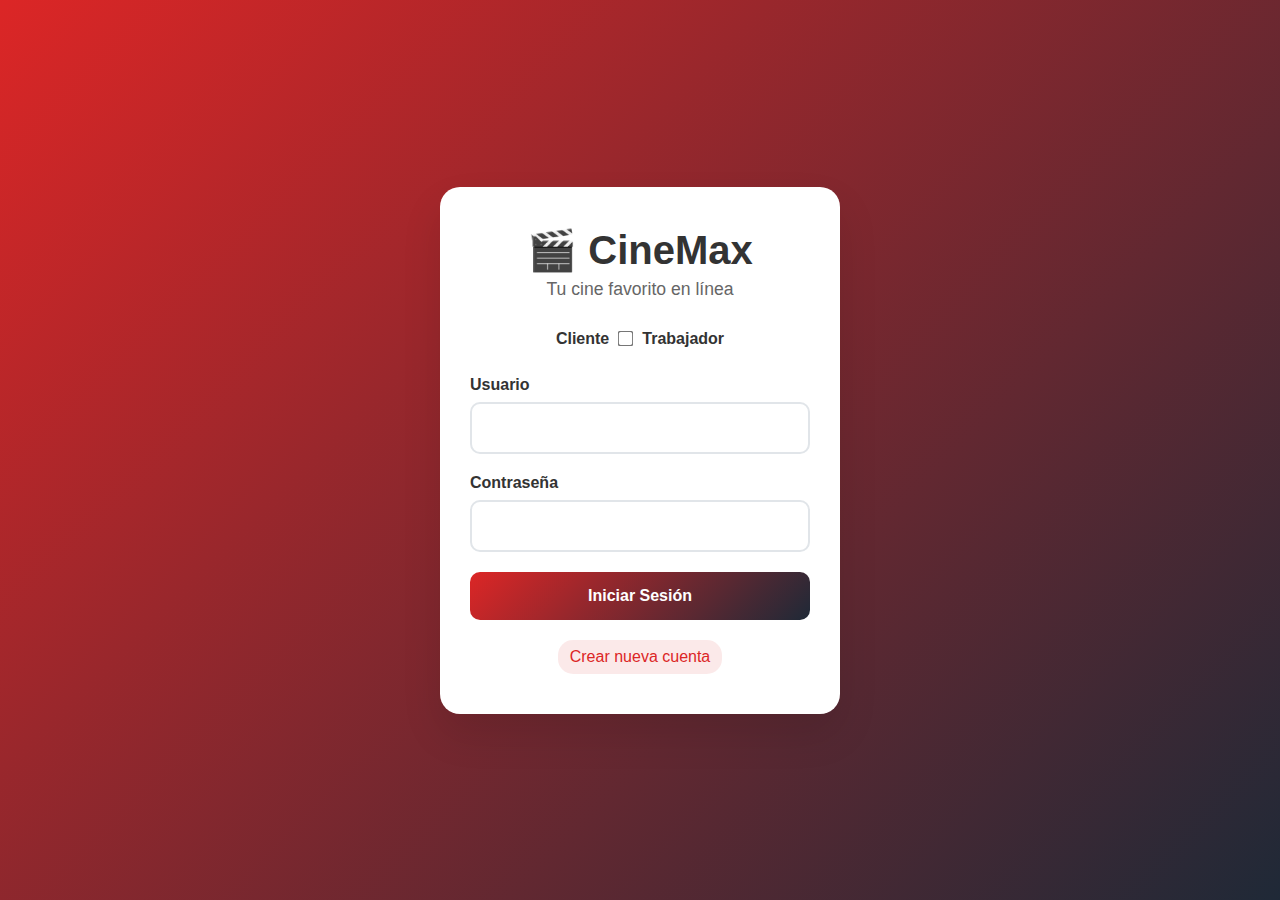
<file: index.html>
<!DOCTYPE html>
<html lang="es">
  <head>
    <meta charset="UTF-8" />
    <meta name="viewport" content="width=device-width, initial-scale=1.0" />
    <title>CineMax - Login</title>
    <link rel="stylesheet" href="styles/style.css" />
  </head>
  <body>
    <div class="container">
      <div class="login-box">
        <div class="logo">
          <h1>🎬 CineMax</h1>
          <p>Tu cine favorito en línea</p>
        </div>

        <!-- Toggle para tipo de usuario -->
        <div class="user-type-toggle" style="margin-bottom: 20px; text-align: center;">
          <label style="display: inline-flex; align-items: center; gap: 10px;">
            <span>Cliente</span>
            <input type="checkbox" id="userTypeToggle" style="transform: scale(1.2);">
            <span>Trabajador</span>
          </label>
        </div>

        <!-- Formulario de Login -->
        <form id="loginForm" class="form">
          <div class="form-group">
            <label for="username">Usuario</label>
            <input type="text" id="username" name="username" required />
          </div>

          <div class="form-group">
            <label for="password">Contraseña</label>
            <input type="password" id="password" name="password" required />
          </div>

          <button type="submit" class="btn-login" id="loginBtn">
            <span class="btn-text">Iniciar Sesión</span>
            <div class="btn-loader" style="display: none">⏳</div>
          </button>
        </form>

        <!-- Formulario de Registro -->
        <form id="registerForm" class="form" style="display: none;">
          <div class="form-group">
            <label for="regUsername">Usuario</label>
            <input type="text" id="regUsername" name="username" required />
          </div>

          <div class="form-group">
            <label for="regPassword">Contraseña</label>
            <input type="password" id="regPassword" name="password" required />
          </div>

          <div class="form-group">
            <label for="regConfirmPassword">Confirmar Contraseña</label>
            <input type="password" id="regConfirmPassword" name="confirmPassword" required />
          </div>

          <div class="form-group">
            <label for="regNombre">Nombre Completo</label>
            <input type="text" id="regNombre" name="nombre" required />
          </div>

          <div class="form-group">
            <label for="regCorreo">Correo Electrónico</label>
            <input type="email" id="regCorreo" name="correo" required />
          </div>

          <div class="form-group">
            <label for="regTelefono">Teléfono</label>
            <input type="tel" id="regTelefono" name="telefono" required />
          </div>

          <button type="submit" class="btn-login" id="registerBtn">
            <span class="btn-text">Crear Cuenta</span>
            <div class="btn-loader" style="display: none">⏳</div>
          </button>
        </form>

        <div id="message" class="message"></div>

        <div class="links">
          <a href="#" class="link" id="showRegister">Crear nueva cuenta</a>
          <a href="#" class="link" id="showLogin" style="display: none;">Ya tengo cuenta - Iniciar Sesión</a>
        </div>
      </div>

      <div class="dashboard" id="dashboard" style="display: none">
        <div class="welcome">
          <h2>¡Bienvenido, <span id="userName"></span>! 🎉</h2>
          <p id="userRole">Rol: Cliente</p>
          <p id="userType">Tipo: cliente</p>
          <p>Has iniciado sesión correctamente en CineMax</p>
          <button class="btn-logout" id="logoutBtn">Cerrar Sesión</button>
        </div>

        <!-- Sección de datos Excel -->
        <div class="datos-section">
          <h3>📊 Datos del Sistema</h3>
          <div id="loadingData" class="loading-data" style="display: none;">
            <p>⏳ Cargando datos...</p>
          </div>
          <div id="dataError" class="data-error" style="display: none;">
            <p>❌ Error cargando los datos</p>
          </div>
          <div id="dataContainer" class="data-container">
            <div id="dataTable" class="data-table"></div>
          </div>
        </div>
      </div>
    </div>

    <!-- Scripts - conexion.js DEBE ir antes que auth.js -->
    <script src="js/conexion.js"></script>
    <script src="js/auth.js"></script>
  </body>
</html>
</file>
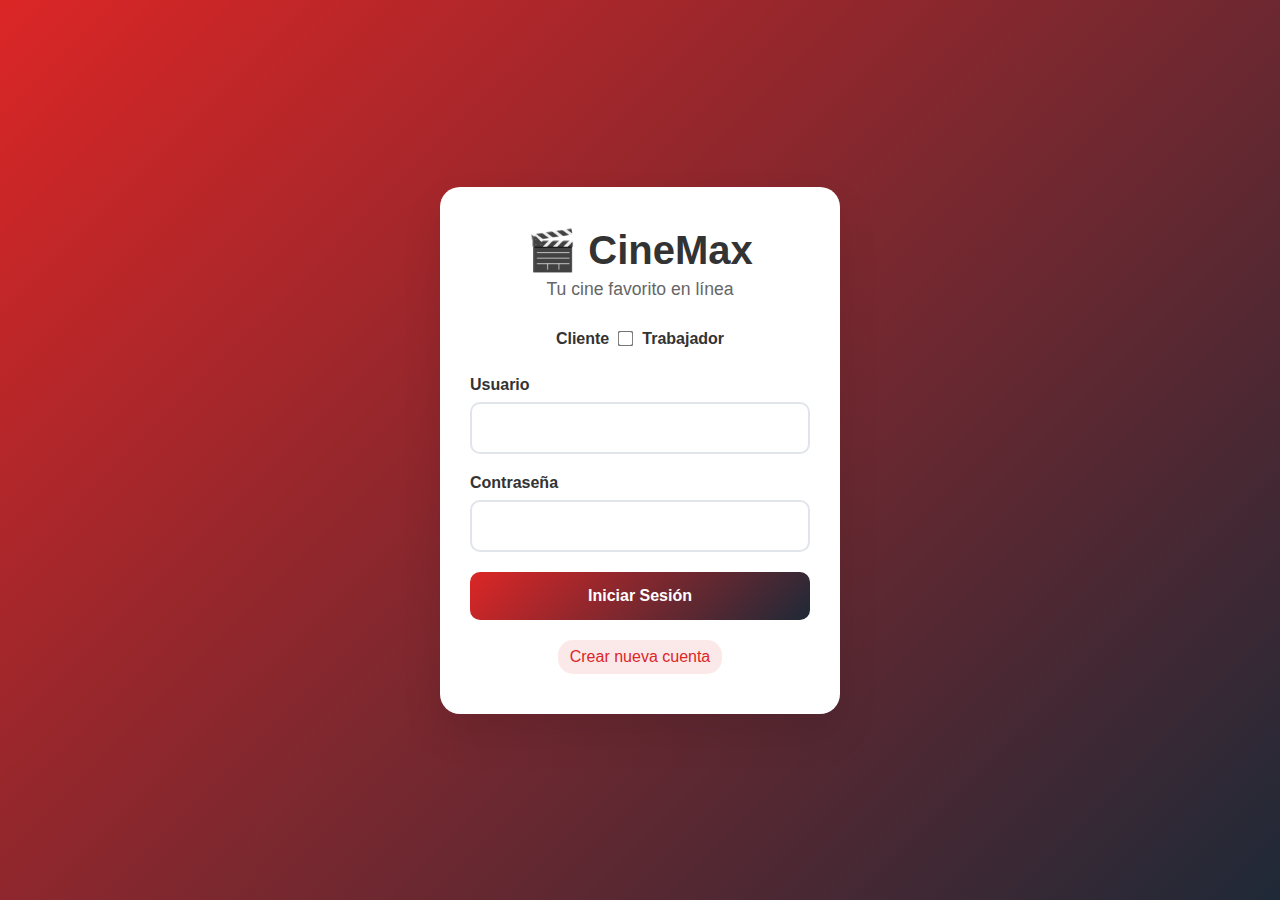
<file: tabla.html>
<!DOCTYPE html>
<html lang="es">
<head>
    <meta charset="UTF-8">
    <meta name="viewport" content="width=device-width, initial-scale=1.0">
    <title>Tabla de Datos - CineMax</title>
    <link rel="stylesheet" href="styles/tabla.css">
</head>
<body>
    <div class="header-container">
        <div class="header-content">
            <div class="logo-section">
                <h1>📊 CineMax - Datos Excel</h1>
                <p>Visualización completa de datos</p>
            </div>
            <div class="header-actions">
                <button id="toggleBinaryBtn" class="action-btn toggle-btn">🔄 Mostrar Texto Normal</button>
                <button id="refreshBtn" class="action-btn">🔄 Actualizar</button>
                <button id="backBtn" class="action-btn secondary">← Volver al Dashboard</button>
                <button id="logoutBtn" class="action-btn danger">🚪 Salir</button>
            </div>
        </div>
    </div>

    <div class="main-container">
        <div class="table-stats">
            <div class="stat-item">
                <span class="stat-label">Total de registros:</span>
                <span id="totalRecords" class="stat-value">Cargando...</span>
            </div>
            <div class="stat-item">
                <span class="stat-label">Estado:</span>
                <span id="loadingStatus" class="stat-value">Conectando...</span>
            </div>
        </div>

        <div class="table-container">
            <div id="loadingIndicator" class="loading-indicator">
                <div class="spinner"></div>
                <p>Cargando datos...</p>
            </div>
            
            <div id="errorContainer" class="error-container" style="display: none;">
                <h3>⚠️ Error al cargar datos</h3>
                <p id="errorMessage">Ha ocurrido un error inesperado</p>
                <button id="retryBtn" class="retry-btn">🔄 Intentar de nuevo</button>
            </div>

            <div id="tableWrapper" class="table-wrapper" style="display: none;">
                <table id="dataTable" class="data-table">
                    <thead>
                        <tr>
                            <th>ID</th>
                            <th>Número Contrato</th>
                            <th>Contratista</th>
                            <th>Identificación</th>
                            <th>Objeto</th>
                            <th>CDP</th>
                            <th>Tiempo</th>
                            <th>Valor Contrato</th>
                            <th>Unidad</th>
                            <th>Rubro</th>
                        </tr>
                    </thead>
                    <tbody>
                        <!-- Los datos se cargarán dinámicamente -->
                    </tbody>
                </table>
            </div>
        </div>
    </div>

    <script src="js/conexion.js"></script>
    <script src="js/tabla.js"></script>
</body>
</html>
</file>
<file: styles/style.css>
* {
    margin: 0;
    padding: 0;
    box-sizing: border-box;
}

body {
    font-family: 'Segoe UI', Tahoma, Geneva, Verdana, sans-serif;
    background: linear-gradient(135deg, #dc2626 0%, #1f2937 100%);
    min-height: 100vh;
    display: flex;
    align-items: center;
    justify-content: center;
    padding: 20px;
}

.container {
    width: 100%;
    max-width: 400px;
}

.login-box {
    background: white;
    padding: 40px 30px;
    border-radius: 20px;
    box-shadow: 0 20px 40px rgba(0, 0, 0, 0.1);
    text-align: center;
}

.logo h1 {
    color: #333;
    margin-bottom: 5px;
    font-size: 2.5em;
}

.logo p {
    color: #666;
    margin-bottom: 30px;
    font-size: 1.1em;
}

.form-group {
    margin-bottom: 20px;
    text-align: left;
}

label {
    display: block;
    margin-bottom: 8px;
    color: #333;
    font-weight: 600;
}

input[type="text"],
input[type="password"] {
    width: 100%;
    padding: 15px;
    border: 2px solid #e1e5e9;
    border-radius: 10px;
    font-size: 16px;
    transition: all 0.3s ease;
}

input[type="text"]:focus,
input[type="password"]:focus {
    outline: none;
    border-color: #dc2626;
    box-shadow: 0 0 0 3px rgba(220, 38, 38, 0.1);
}

.btn-login {
    width: 100%;
    padding: 15px;
    background: linear-gradient(135deg, #dc2626 0%, #1f2937 100%);
    color: white;
    border: none;
    border-radius: 10px;
    font-size: 16px;
    font-weight: 600;
    cursor: pointer;
    transition: transform 0.3s ease;
    position: relative;
    overflow: hidden;
}

.btn-login:hover {
    transform: translateY(-2px);
    box-shadow: 0 10px 20px rgba(220, 38, 38, 0.3);
}

.btn-login:active {
    transform: translateY(0);
}

.btn-loader {
    position: absolute;
    top: 50%;
    left: 50%;
    transform: translate(-50%, -50%);
}

.message {
    margin: 20px 0;
    padding: 15px;
    border-radius: 10px;
    display: none;
}

.message.success {
    background: #d4edda;
    color: #155724;
    border: 1px solid #c3e6cb;
    display: block;
}

.message.error {
    background: #f8d7da;
    color: #721c24;
    border: 1px solid #f5c6cb;
    display: block;
}

.links {
    margin-top: 20px;
}

.link {
    display: block;
    color: #dc2626;
    text-decoration: none;
    margin: 10px 0;
    transition: color 0.3s ease;
}

.link:hover {
    color: #1f2937;
}

.dashboard {
    background: white;
    padding: 40px;
    border-radius: 20px;
    box-shadow: 0 20px 40px rgba(0, 0, 0, 0.1);
    text-align: center;
}

.welcome h2 {
    color: #333;
    margin-bottom: 10px;
}

.btn-logout {
    padding: 12px 30px;
    background: #dc3545;
    color: white;
    border: none;
    border-radius: 10px;
    cursor: pointer;
    margin-top: 20px;
    transition: background 0.3s ease;
}

.btn-logout:hover {
    background: #c82333;
}

/* Estilos específicos para el formulario de registro */
#registerForm {
    animation: fadeIn 0.3s ease;
}

#registerForm .form-group {
    margin-bottom: 15px; /* Menos espacio entre campos para el formulario más largo */
}

#registerForm label {
    font-size: 0.9em;
    font-weight: 600;
}

#registerForm input {
    padding: 10px 15px; /* Padding ligeramente reducido */
}

/* Animación de transición */
@keyframes fadeIn {
    from {
        opacity: 0;
        transform: translateY(10px);
    }
    to {
        opacity: 1;
        transform: translateY(0);
    }
}

/* Enlaces de navegación entre formularios */
.links {
    margin-top: 20px;
}

.links .link {
    display: inline-block;
    margin: 0 10px;
    padding: 8px 12px;
    background: rgba(220, 38, 38, 0.1);
    border-radius: 15px;
    transition: all 0.3s ease;
}

.links .link:hover {
    background: rgba(220, 38, 38, 0.2);
    transform: translateY(-1px);
}

/* Ajustes para formulario de registro más compacto */
.login-box {
    max-height: 90vh;
    overflow-y: auto;
}

/* Estilos para el dashboard y tabla de datos */
.dashboard {
    background: white;
    border-radius: 20px;
    padding: 30px;
    box-shadow: 0 20px 40px rgba(0, 0, 0, 0.1);
    max-width: 1400px;
    margin: 20px auto;
    width: 95%;
}

.welcome {
    text-align: center;
    margin-bottom: 30px;
    padding-bottom: 20px;
    border-bottom: 2px solid #f0f0f0;
}

.datos-section {
    margin-top: 30px;
}

.datos-section h3 {
    color: #333;
    margin-bottom: 20px;
    font-size: 1.4em;
}

.section-header {
    display: flex;
    justify-content: space-between;
    align-items: center;
    margin-bottom: 20px;
    flex-wrap: wrap;
    gap: 15px;
}

.btn-table {
    background: linear-gradient(135deg, #dc2626 0%, #b91c1c 100%);
    color: white;
    border: none;
    padding: 10px 20px;
    border-radius: 8px;
    cursor: pointer;
    font-size: 0.9rem;
    font-weight: 500;
    transition: all 0.3s ease;
    box-shadow: 0 2px 4px rgba(220, 38, 38, 0.2);
    display: none;
}

.btn-table:hover {
    background: linear-gradient(135deg, #b91c1c 0%, #991b1b 100%);
    transform: translateY(-1px);
    box-shadow: 0 4px 8px rgba(220, 38, 38, 0.3);
}

.loading-data, .data-error {
    text-align: left;
    padding: 20px;
    margin: 20px 0;
    background: #f8f9fa;
    border-radius: 10px;
    border-left: 4px solid #dc2626;
}

.data-error ul {
    margin: 10px 0;
    padding-left: 20px;
}

.data-error li {
    margin: 5px 0;
    font-family: monospace;
    background: white;
    padding: 5px 10px;
    border-radius: 5px;
    border: 1px solid #ddd;
}

.table-header {
    background: linear-gradient(135deg, #dc2626 0%, #1f2937 100%);
    color: white;
    padding: 15px;
    border-radius: 10px 10px 0 0;
    text-align: center;
}

.table-wrapper {
    max-height: 500px;
    overflow-y: auto;
    border: 1px solid #ddd;
    border-radius: 0 0 10px 10px;
}

.excel-table {
    width: 100%;
    border-collapse: collapse;
    font-size: 0.9em;
}

.excel-table th {
    background: #f8f9fa;
    color: #333;
    font-weight: 600;
    padding: 12px 8px;
    text-align: left;
    border-bottom: 2px solid #dee2e6;
    position: sticky;
    top: 0;
    z-index: 10;
}

.excel-table td {
    padding: 10px 8px;
    border-bottom: 1px solid #dee2e6;
    vertical-align: top;
}

.excel-table tr:hover {
    background: #f8f9fa;
}

.excel-table tr:nth-child(even) {
    background: #fdfdfd;
}

.excel-table tr:nth-child(even):hover {
    background: #f0f0f0;
}

/* Responsive */
@media (max-width: 480px) {
    .login-box {
        padding: 25px 20px;
        max-height: 95vh;
    }
    
    .logo h1 {
        font-size: 2em;
    }
    
    #registerForm .form-group {
        margin-bottom: 12px;
    }
    
    #registerForm input {
        padding: 8px 12px;
    }
    
    .dashboard {
        padding: 20px 15px;
        margin: 10px;
    }
    
    .excel-table {
        font-size: 0.8em;
    }
    
    .excel-table th,
    .excel-table td {
        padding: 8px 6px;
    }
    
    .table-wrapper {
        max-height: 300px;
    }
}
</file>
<file: styles/tabla.css>
/* Archivo: tabla.css - Estilos para la página de tabla dedicada */

* {
    margin: 0;
    padding: 0;
    box-sizing: border-box;
}

body {
    font-family: 'Segoe UI', Tahoma, Geneva, Verdana, sans-serif;
    background: linear-gradient(135deg, #dc2626 0%, #1f2937 100%);
    min-height: 100vh;
    color: #333;
}

/* Header */
.header-container {
    background: rgba(255, 255, 255, 0.95);
    backdrop-filter: blur(10px);
    border-bottom: 2px solid #dc2626;
    box-shadow: 0 2px 10px rgba(0, 0, 0, 0.1);
    position: sticky;
    top: 0;
    z-index: 100;
}

.header-content {
    max-width: 1400px;
    margin: 0 auto;
    padding: 15px 20px;
    display: flex;
    justify-content: space-between;
    align-items: center;
    flex-wrap: wrap;
    gap: 20px;
}

.logo-section h1 {
    color: #dc2626;
    font-size: 1.8rem;
    margin-bottom: 5px;
}

.logo-section p {
    color: #666;
    font-size: 0.9rem;
}

.header-actions {
    display: flex;
    gap: 10px;
    flex-wrap: wrap;
}

.action-btn {
    padding: 8px 16px;
    border: none;
    border-radius: 8px;
    cursor: pointer;
    font-size: 0.9rem;
    font-weight: 500;
    transition: all 0.3s ease;
    background: #dc2626;
    color: white;
}

.action-btn:hover {
    background: #b91c1c;
    transform: translateY(-1px);
}

.action-btn.secondary {
    background: #6b7280;
}

.action-btn.secondary:hover {
    background: #4b5563;
}

.action-btn.danger {
    background: #dc2626;
}

.action-btn.danger:hover {
    background: #b91c1c;
}

/* Toggle Button */
.toggle-btn {
    background: #059669 !important;
    position: relative;
    overflow: hidden;
}

.toggle-btn:hover {
    background: #047857 !important;
}

.toggle-btn.active {
    background: #dc2626 !important;
    box-shadow: 0 0 10px rgba(220, 38, 38, 0.3);
}

.toggle-btn.active:hover {
    background: #b91c1c !important;
}

/* Main Container */
.main-container {
    max-width: 1400px;
    margin: 0 auto;
    padding: 20px;
}

/* Stats */
.table-stats {
    background: white;
    border-radius: 12px;
    padding: 20px;
    margin-bottom: 20px;
    display: flex;
    justify-content: space-between;
    align-items: center;
    flex-wrap: wrap;
    gap: 20px;
    box-shadow: 0 2px 10px rgba(0, 0, 0, 0.1);
}

.stat-item {
    display: flex;
    align-items: center;
    gap: 10px;
}

.stat-label {
    font-weight: 600;
    color: #374151;
}

.stat-value {
    padding: 6px 12px;
    background: #f3f4f6;
    border-radius: 6px;
    font-weight: 500;
    color: #dc2626;
}

/* Table Container */
.table-container {
    background: white;
    border-radius: 12px;
    overflow: hidden;
    box-shadow: 0 4px 20px rgba(0, 0, 0, 0.1);
    min-height: 400px;
}

/* Loading Indicator */
.loading-indicator {
    display: flex;
    flex-direction: column;
    align-items: center;
    justify-content: center;
    padding: 60px 20px;
    color: #6b7280;
}

.spinner {
    width: 40px;
    height: 40px;
    border: 4px solid #f3f4f6;
    border-top: 4px solid #dc2626;
    border-radius: 50%;
    animation: spin 1s linear infinite;
    margin-bottom: 20px;
}

@keyframes spin {
    0% { transform: rotate(0deg); }
    100% { transform: rotate(360deg); }
}

/* Error Container */
.error-container {
    text-align: center;
    padding: 60px 20px;
    color: #dc2626;
}

.error-container h3 {
    margin-bottom: 15px;
    font-size: 1.5rem;
}

.retry-btn {
    margin-top: 20px;
    padding: 10px 20px;
    background: #dc2626;
    color: white;
    border: none;
    border-radius: 8px;
    cursor: pointer;
    font-size: 1rem;
    transition: background 0.3s ease;
}

.retry-btn:hover {
    background: #b91c1c;
}

/* Table Wrapper */
.table-wrapper {
    max-height: calc(100vh - 250px);
    overflow: auto;
    border-radius: 12px;
}

/* Data Table */
.data-table {
    width: 100%;
    border-collapse: collapse;
    font-size: 0.85rem;
    background: white;
}

.data-table th {
    background: linear-gradient(135deg, #dc2626 0%, #b91c1c 100%);
    color: white;
    font-weight: 600;
    padding: 15px 12px;
    text-align: left;
    border-bottom: 2px solid #991b1b;
    position: sticky;
    top: 0;
    z-index: 10;
    white-space: nowrap;
}

.data-table td {
    padding: 12px;
    border-bottom: 1px solid #e5e7eb;
    vertical-align: top;
    word-break: break-word;
    max-width: 200px;
}

.data-table tr:hover {
    background: #f9fafb;
}

.data-table tr.even-row {
    background: #f8f9fa;
}

.data-table tr.even-row:hover {
    background: #f1f3f4;
}

/* Binary fields styling */
.binary-field {
    font-family: 'Courier New', monospace;
    font-size: 0.8rem;
    background: #f3f4f6;
    color: #374151;
    border-radius: 4px;
    padding: 4px 6px;
    max-width: 150px;
    word-break: break-all;
}

/* Hex text styling */
.hex-text {
    font-family: 'Courier New', monospace;
    background: #fef3c7;
    color: #92400e;
    border: 1px solid #f59e0b;
    border-radius: 3px;
    padding: 2px 4px;
    font-size: 0.75rem;
}

/* Converted text styling */
.converted-text {
    font-family: 'Segoe UI', Tahoma, Geneva, Verdana, sans-serif;
    background: #dcfce7;
    color: #166534;
    border: 1px solid #22c55e;
    border-radius: 3px;
    padding: 2px 4px;
    font-size: 0.8rem;
    font-weight: 500;
}

/* Long text with tooltip */
.long-text {
    cursor: help;
    text-decoration: underline dotted;
}

/* Section header for dashboard */
.section-header {
    display: flex;
    justify-content: space-between;
    align-items: center;
    margin-bottom: 20px;
    flex-wrap: wrap;
    gap: 15px;
}

.btn-table {
    background: linear-gradient(135deg, #dc2626 0%, #b91c1c 100%);
    color: white;
    border: none;
    padding: 10px 20px;
    border-radius: 8px;
    cursor: pointer;
    font-size: 0.9rem;
    font-weight: 500;
    transition: all 0.3s ease;
    box-shadow: 0 2px 4px rgba(220, 38, 38, 0.2);
}

.btn-table:hover {
    background: linear-gradient(135deg, #b91c1c 0%, #991b1b 100%);
    transform: translateY(-1px);
    box-shadow: 0 4px 8px rgba(220, 38, 38, 0.3);
}

/* Responsive Design */
@media (max-width: 768px) {
    .header-content {
        flex-direction: column;
        text-align: center;
    }
    
    .header-actions {
        justify-content: center;
    }
    
    .table-stats {
        flex-direction: column;
        text-align: center;
    }
    
    .main-container {
        padding: 10px;
    }
    
    .data-table {
        font-size: 0.75rem;
    }
    
    .data-table th,
    .data-table td {
        padding: 8px 6px;
    }
    
    .binary-field {
        max-width: 100px;
        font-size: 0.7rem;
    }
    
    .table-wrapper {
        max-height: calc(100vh - 300px);
    }
}

@media (max-width: 480px) {
    .logo-section h1 {
        font-size: 1.4rem;
    }
    
    .action-btn {
        padding: 6px 12px;
        font-size: 0.8rem;
    }
    
    .data-table {
        font-size: 0.7rem;
    }
    
    .data-table th,
    .data-table td {
        padding: 6px 4px;
    }
}
</file>
